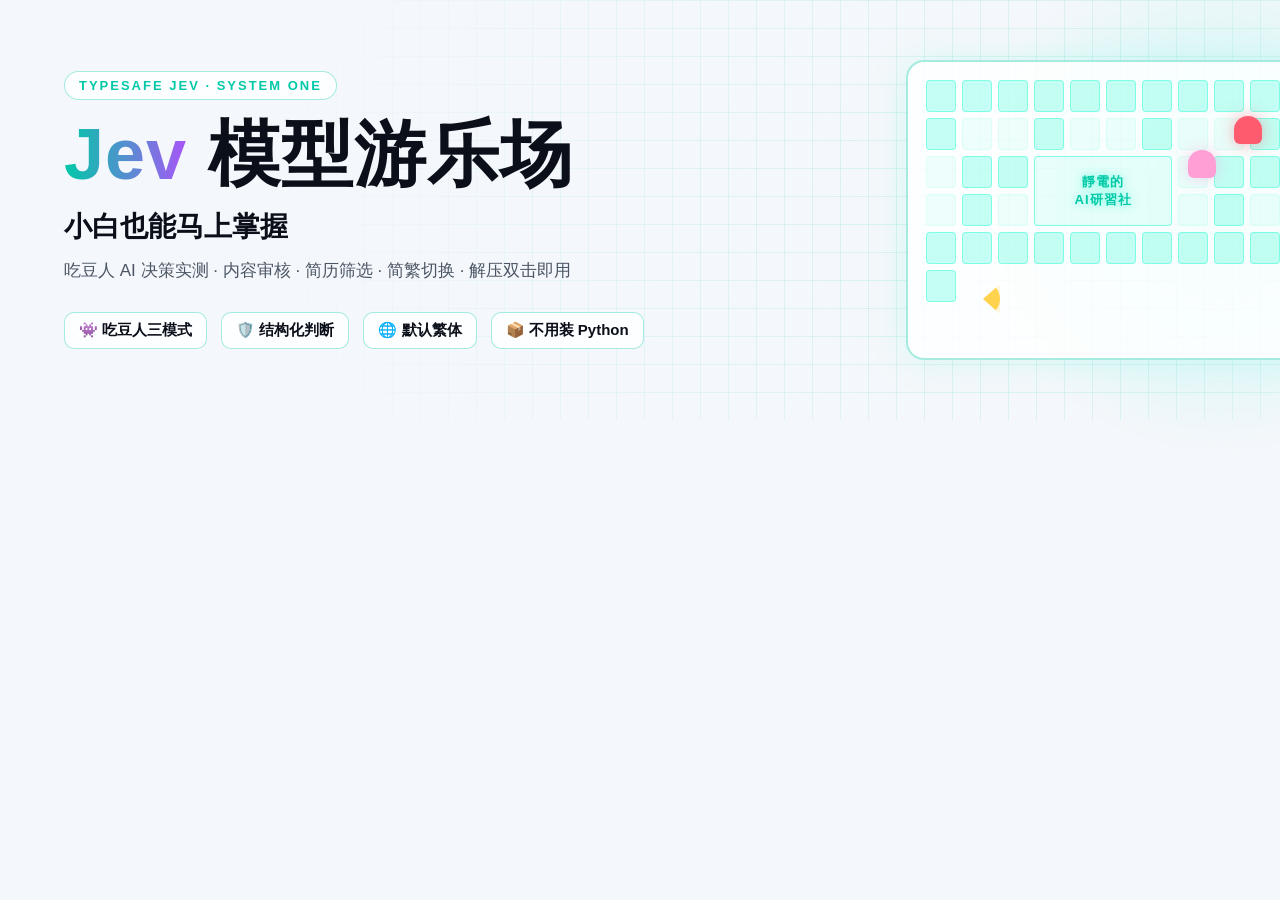
<file: assets/readme-banner.html>
<!DOCTYPE html>
<html lang="zh-CN">
<head>
<meta charset="utf-8">
<style>
  :root {
    --bg: #f4f7fb;
    --ink: #0b0f19;
    --dim: #4b5563;
    --cyan: #00c9a7;
    --pink: #ff4d8d;
    --purple: #a855f7;
    --grid: rgba(0, 201, 167, 0.12);
    --panel: rgba(255, 255, 255, 0.82);
    --border: rgba(0, 201, 167, 0.35);
  }
  @media (prefers-color-scheme: dark) {
    :root {
      --bg: #05070d;
      --ink: #eef4fc;
      --dim: #9ca3af;
      --cyan: #00ffcc;
      --pink: #ff6b9d;
      --purple: #c084fc;
      --grid: rgba(0, 255, 204, 0.08);
      --panel: rgba(17, 24, 39, 0.72);
      --border: rgba(0, 255, 204, 0.28);
    }
  }
  * { margin: 0; padding: 0; box-sizing: border-box; }
  body {
    width: 1400px; height: 420px;
    background: var(--bg);
    color: var(--ink);
    font-family: "PingFang SC", "Source Han Sans SC", "Noto Sans CJK SC", sans-serif;
    overflow: hidden; position: relative;
    -webkit-font-smoothing: antialiased;
  }
  .grid {
    position: absolute; inset: 0;
    background-image:
      linear-gradient(var(--grid) 1px, transparent 1px),
      linear-gradient(90deg, var(--grid) 1px, transparent 1px);
    background-size: 28px 28px;
    mask-image: radial-gradient(circle at 72% 50%, black 10%, transparent 72%);
  }
  .glow {
    position: absolute; width: 520px; height: 520px; border-radius: 50%;
    right: -80px; top: -60px;
    background: radial-gradient(circle, rgba(0,255,204,.18), transparent 68%);
    filter: blur(8px);
  }
  .wrap {
    position: relative; z-index: 1;
    height: 100%; padding: 54px 64px;
    display: flex; align-items: center; justify-content: space-between; gap: 40px;
  }
  .badge {
    display: inline-block;
    font-size: 13px; font-weight: 800; letter-spacing: 2px;
    color: var(--cyan); border: 1px solid var(--border);
    background: var(--panel); padding: 6px 14px; border-radius: 999px;
  }
  h1 {
    margin-top: 18px;
    font-size: 72px; font-weight: 900; line-height: 1.02; letter-spacing: 1px;
  }
  h1 .grad {
    background: linear-gradient(90deg, var(--cyan), var(--purple));
    -webkit-background-clip: text; background-clip: text; color: transparent;
  }
  .sub {
    margin-top: 16px; font-size: 28px; font-weight: 700; color: var(--ink);
  }
  .desc {
    margin-top: 12px; font-size: 17px; color: var(--dim); max-width: 720px; line-height: 1.55;
  }
  .meta {
    margin-top: 28px; display: flex; flex-wrap: wrap; gap: 14px;
  }
  .chip {
    font-size: 15px; font-weight: 700; color: var(--ink);
    background: var(--panel); border: 1px solid var(--border);
    padding: 8px 14px; border-radius: 10px;
  }
  .scene {
    flex: 0 0 430px; height: 300px; position: relative;
  }
  .maze {
    position: absolute; inset: 0;
    border: 2px solid var(--border); border-radius: 18px;
    background: var(--panel);
    box-shadow: 0 0 40px rgba(0,255,204,.12);
    overflow: hidden;
  }
  .maze-grid {
    position: absolute; inset: 18px;
    display: grid; grid-template-columns: repeat(11, 1fr); grid-template-rows: repeat(7, 1fr);
    gap: 6px;
  }
  .cell { border-radius: 4px; background: rgba(0,255,204,.06); border: 1px solid rgba(0,255,204,.08); }
  .cell.wall { background: rgba(0,255,204,.22); border-color: rgba(0,255,204,.35); }
  .cell.neon {
    grid-column: 4 / span 4; grid-row: 3 / span 2;
    display: flex; align-items: center; justify-content: center;
    font-size: 13px; font-weight: 800; letter-spacing: 1px; text-align: center; line-height: 1.35;
    color: var(--cyan); text-shadow: 0 0 10px rgba(0,255,204,.55);
    background: rgba(0,255,204,.08); border-color: rgba(0,255,204,.45);
  }
  .pac {
    position: absolute; left: 58px; bottom: 42px; width: 34px; height: 34px;
    border-radius: 50%; background: #ffd34d;
    clip-path: polygon(50% 50%, 100% 6%, 100% 94%);
    box-shadow: 0 0 18px rgba(255,211,77,.55);
  }
  .ghost {
    position: absolute; width: 28px; height: 28px; border-radius: 14px 14px 6px 6px;
  }
  .ghost.r { right: 72px; top: 54px; background: #ff5b6e; box-shadow: 0 0 16px rgba(255,91,110,.45); }
  .ghost.p { right: 118px; top: 88px; background: #ff9fd6; box-shadow: 0 0 16px rgba(255,159,214,.45); }
</style>
</head>
<body>
  <div class="grid"></div>
  <div class="glow"></div>
  <div class="wrap">
    <div>
      <span class="badge">TYPESAFE JEV · SYSTEM ONE</span>
      <h1><span class="grad">Jev</span> 模型游乐场</h1>
      <p class="sub">小白也能马上掌握</p>
      <p class="desc">吃豆人 AI 决策实测 · 内容审核 · 简历筛选 · 简繁切换 · 解压双击即用</p>
      <div class="meta">
        <span class="chip">👾 吃豆人三模式</span>
        <span class="chip">🛡️ 结构化判断</span>
        <span class="chip">🌐 默认繁体</span>
        <span class="chip">📦 不用装 Python</span>
      </div>
    </div>
    <div class="scene">
      <div class="maze">
        <div class="maze-grid">
          <div class="cell wall"></div><div class="cell wall"></div><div class="cell wall"></div><div class="cell wall"></div><div class="cell wall"></div><div class="cell wall"></div><div class="cell wall"></div><div class="cell wall"></div><div class="cell wall"></div><div class="cell wall"></div><div class="cell wall"></div>
          <div class="cell wall"></div><div class="cell"></div><div class="cell"></div><div class="cell wall"></div><div class="cell"></div><div class="cell"></div><div class="cell wall"></div><div class="cell"></div><div class="cell"></div><div class="cell wall"></div>
          <div class="cell wall"></div><div class="cell"></div><div class="cell wall"></div><div class="cell neon">靜電的<br>AI研習社</div><div class="cell wall"></div><div class="cell"></div><div class="cell wall"></div>
          <div class="cell wall"></div><div class="cell"></div><div class="cell"></div><div class="cell wall"></div><div class="cell"></div><div class="cell"></div><div class="cell wall"></div><div class="cell"></div><div class="cell"></div><div class="cell wall"></div>
          <div class="cell wall"></div><div class="cell wall"></div><div class="cell wall"></div><div class="cell wall"></div><div class="cell wall"></div><div class="cell wall"></div><div class="cell wall"></div><div class="cell wall"></div><div class="cell wall"></div><div class="cell wall"></div><div class="cell wall"></div>
        </div>
        <div class="pac"></div>
        <div class="ghost r"></div>
        <div class="ghost p"></div>
      </div>
    </div>
  </div>
</body>
</html>
</file>
